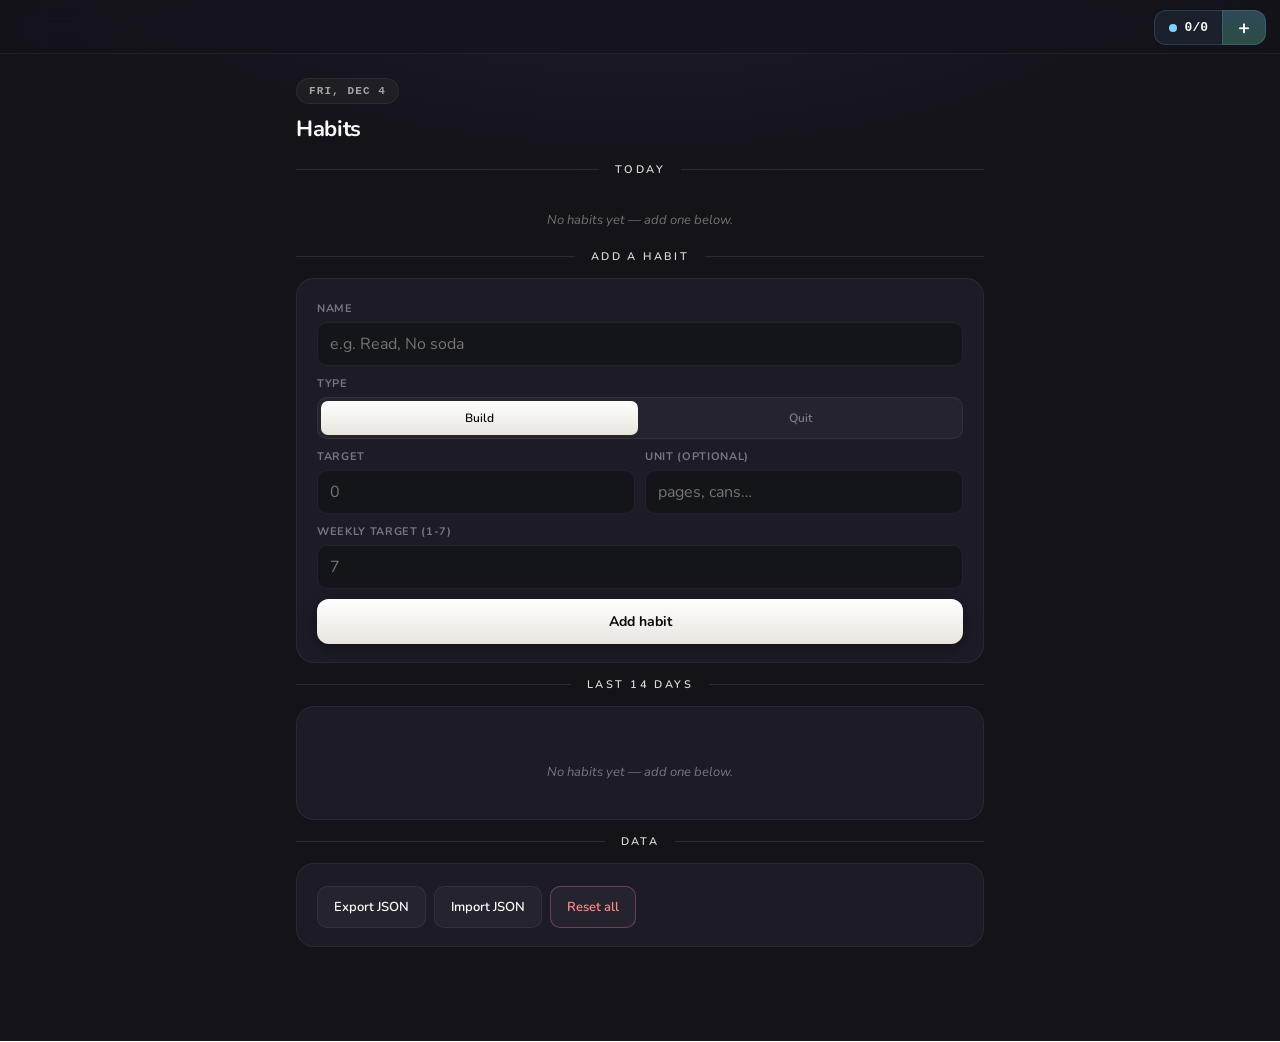
<file: habits.html>
<!--
=====================================================
© 2026 Rowan Thistlebrooke — All Rights Reserved

Personal & Educational Use Only.
You may view and run this code locally for learning.
You may NOT use this code or data in a commercial
product, redistribute it, or republish it as your own.

Unauthorized use may be subject to copyright enforcement.
Contact: rowan.wisere@gmail.com
=====================================================
-->
<!DOCTYPE html>
<html lang="en">
<head>
<meta charset="UTF-8">
<meta name="viewport" content="width=device-width, initial-scale=1, viewport-fit=cover">
<meta name="theme-color" content="#14131a">
<link rel="preconnect" href="https://fonts.googleapis.com">
<link rel="preconnect" href="https://fonts.gstatic.com" crossorigin>
<link href="https://fonts.googleapis.com/css2?family=Nunito:wght@400;500;600;700;800&display=swap" rel="stylesheet">
<title>Habits</title>
<link rel="manifest" href="manifest.json">
<meta name="apple-mobile-web-app-capable" content="yes">
<meta name="apple-mobile-web-app-status-bar-style" content="black-translucent">
<link rel="apple-touch-icon" href="icons/icon-192.png">
<script src="topbar.js" defer></script>
<link rel="stylesheet" href="theme.css">

<style>
* { box-sizing: border-box; }
html, body {
  margin: 0; padding: 0;
  background: radial-gradient(ellipse 90% 50% at 50% -10%, #201e2c 0%, #14131a 55%);
  color: var(--text-1);
  font-family: var(--font);
  -webkit-font-smoothing: antialiased;
  min-height: 100vh;
}
.shell { max-width: 720px; margin: 0 auto; padding: 24px 16px 80px; }

/* ----- Top day pill + header ----- */
.day-pill {
  display: inline-flex; align-items: center; gap: 8px;
  padding: 6px 12px;
  background: rgba(255,255,255,0.04);
  border: 1px solid var(--border);
  border-radius: 999px;
  color: var(--text-2);
  font-family: var(--font-mono);
  font-size: 11px; font-weight: 700; letter-spacing: 0.10em;
  text-transform: uppercase; margin-bottom: 10px;
  -webkit-tap-highlight-color: transparent;
}

.header {
  display: flex; align-items: center; justify-content: space-between;
  margin-bottom: 18px;
}
.title { font-size: 22px; font-weight: 700; letter-spacing: -0.015em; margin: 0; }
.icon-btn {
  width: 38px; height: 38px;
  display: flex; align-items: center; justify-content: center;
  background: rgba(255,255,255,0.04);
  border: 1px solid var(--border);
  border-radius: 10px; color: var(--text-2); cursor: pointer;
  -webkit-tap-highlight-color: transparent;
  transition: background 0.18s, color 0.18s;
}
.icon-btn:hover { background: rgba(255,255,255,0.08); color: var(--text-1); }

/* ----- Eyebrow divider ----- */
.divider {
  display: flex; align-items: center; gap: 16px; margin-bottom: 14px;
}
.divider::before, .divider::after {
  content: ''; flex: 1; height: 1px; background: rgba(255,255,255,0.10);
}
.divider span {
  font-size: 11px; letter-spacing: 0.22em; font-weight: 600;
  color: rgba(255,255,255,0.85);
}

/* ----- Card ----- */
.card {
  background: var(--bg-card);
  border: 1px solid var(--border);
  border-radius: 18px;
  padding: 22px 20px 18px;
  margin-bottom: 14px;
}

/* ----- Habit rows ----- */
.habit-row {
  position: relative; overflow: hidden;
  background: var(--bg-card);
  border: 1px solid var(--border);
  border-radius: 24px;
  padding: 18px 18px 16px;
  margin-bottom: 14px;
  box-shadow: 0 24px 44px -30px var(--glow, transparent);
}
.habit-row .blob {
  position: absolute; top: -34px; right: -34px; width: 96px; height: 96px;
  border-radius: 50%; opacity: 0.16; filter: blur(2px);
  background: var(--glow-color, var(--text-3));
  animation: blob-drift 7s ease-in-out infinite;
}
@keyframes blob-drift {
  0%, 100% { transform: translate(0, 0) scale(1); opacity: 0.16; }
  35%      { transform: translate(-14px, 10px) scale(0.82); opacity: 0.22; }
  70%      { transform: translate(-6px, -8px) scale(1.12); opacity: 0.12; }
}
@media (prefers-reduced-motion: reduce) {
  .habit-row .blob { animation: none; }
}
.habit-top {
  position: relative;
  display: flex; align-items: baseline; justify-content: space-between;
  margin-bottom: 8px; gap: 8px;
}
.habit-name { font-size: 15px; font-weight: 700; }
.habit-type-badge {
  font-size: 9px; font-weight: 800; letter-spacing: 0.10em;
  text-transform: uppercase; padding: 2px 7px; border-radius: 999px;
  color: var(--text-3); border: 1px solid var(--border);
  margin-left: 6px;
}
.habit-value {
  font-size: 12px; color: var(--text-3);
  font-family: var(--font-mono); font-variant-numeric: tabular-nums;
  white-space: nowrap;
}
.habit-top-right { display: flex; align-items: center; gap: 8px; }
.habit-delete-btn {
  background: transparent; border: none; color: var(--text-4);
  font-size: 16px; line-height: 1; cursor: pointer; padding: 2px 4px;
  -webkit-tap-highlight-color: transparent;
}
.habit-delete-btn:hover { color: var(--bad); }

.habit-bar-track {
  position: relative; height: 10px; border-radius: 5px;
  background: rgba(255,255,255,0.04);
  overflow: hidden; margin-bottom: 12px;
}
.habit-bar-fill {
  position: absolute; top: 0; bottom: 0; left: 0;
  border-radius: 5px;
  transition: width 0.3s ease, background 0.3s ease;
}
.habit-bar-fill.met { background: var(--good); }
.habit-bar-fill.progress { background: var(--info); }
.habit-bar-fill.warn { background: var(--bad); }

.habit-checkin { position: relative; display: grid; grid-template-columns: 44px 1fr; gap: 8px; }
.habit-minus-btn {
  background: rgba(255,255,255,0.06);
  border: none; border-radius: 10px;
  color: var(--text-1);
  font-size: 18px; font-weight: 700;
  cursor: pointer;
  -webkit-tap-highlight-color: transparent;
}
.habit-minus-btn:hover { background: rgba(255,255,255,0.10); }
.habit-minus-btn:disabled { opacity: 0.3; cursor: not-allowed; }
.habit-plus-btn {
  background: linear-gradient(180deg, #ffffff 0%, #e8e5dd 100%);
  color: #0a0a0b; border: none; border-radius: 10px;
  font-family: inherit; font-size: 14px; font-weight: 700;
  cursor: pointer;
  -webkit-tap-highlight-color: transparent;
}
.habit-plus-btn:hover { background: #ffffff; }

/* ----- Shared 14-day history table ----- */
.hist-legend { display: flex; flex-wrap: wrap; gap: 12px; margin-bottom: 14px; }
.hist-legend-item { display: flex; align-items: center; gap: 6px; }
.hist-legend-dot { width: 10px; height: 10px; border-radius: 3px; flex-shrink: 0; }
.hist-legend-name { font-size: 12px; color: var(--text-2); }

.hist-row {
  display: flex; align-items: center; gap: 12px;
  padding: 9px 0;
  border-bottom: 1px solid var(--border);
}
.hist-row:last-child { border-bottom: none; }
.hist-row-date {
  width: 62px; flex-shrink: 0;
  font-size: 11px; color: var(--text-3);
  font-family: var(--font-mono);
}
.hist-row-squares { display: flex; gap: 6px; flex-wrap: wrap; }
.hist-sq {
  width: 16px; height: 16px; border-radius: 4px;
  background: rgba(255,255,255,0.04);
  border: 1px solid var(--border);
}

.empty-state {
  text-align: center; font-size: 13px; color: var(--text-3);
  padding: 20px 0; font-style: italic;
}

/* ----- Form fields (add habit) ----- */
.field { display: flex; flex-direction: column; gap: 6px; margin-bottom: 10px; }
.field label {
  font-size: 11px; color: var(--text-3); font-weight: 700;
  letter-spacing: 0.06em; text-transform: uppercase;
}
.field input[type="number"], .field input[type="text"], .field select {
  background: rgba(0,0,0,0.28);
  border: 1px solid var(--border);
  color: var(--text-1);
  font-family: inherit; font-size: 16px;
  padding: 10px 12px; border-radius: 10px; outline: none;
  -moz-appearance: textfield;
}
.field input[type="number"]::-webkit-outer-spin-button,
.field input[type="number"]::-webkit-inner-spin-button { -webkit-appearance: none; margin: 0; }
.field input:focus, .field select:focus {
  border-color: rgba(110,231,183,0.40);
  box-shadow: 0 0 0 2px rgba(110,231,183,0.10);
}
.field-row { display: grid; grid-template-columns: 1fr 1fr; gap: 10px; }
.seg {
  display: flex; gap: 4px;
  background: rgba(255,255,255,0.04);
  border: 1px solid var(--border);
  border-radius: 10px; padding: 3px;
}
.seg button {
  flex: 1; padding: 9px; border: none; background: transparent;
  color: var(--text-3); border-radius: 7px;
  font-family: inherit; font-size: 12px; font-weight: 600; cursor: pointer;
  -webkit-tap-highlight-color: transparent;
}
.seg button.active {
  background: linear-gradient(180deg, #ffffff 0%, #e8e5dd 100%);
  color: #0a0a0b;
}

/* ----- Buttons ----- */
.btn-primary {
  width: 100%; padding: 13px;
  border: none;
  background: linear-gradient(180deg, #ffffff 0%, #e8e5dd 100%);
  color: #0a0a0b; border-radius: 12px;
  font-family: inherit; font-size: 14px; font-weight: 700;
  cursor: pointer;
  box-shadow: inset 0 1px 0 rgba(255,255,255,0.55), 0 4px 14px rgba(0,0,0,0.40);
  -webkit-tap-highlight-color: transparent;
}
.btn-secondary {
  padding: 11px 16px;
  border: 1px solid var(--border);
  background: rgba(255,255,255,0.04);
  color: var(--text-1); border-radius: 10px;
  font-family: inherit; font-size: 13px; font-weight: 600;
  cursor: pointer;
  -webkit-tap-highlight-color: transparent;
}
.btn-secondary:hover { background: rgba(255,255,255,0.10); }

@media (max-width: 480px) {
  .shell { padding: 16px 12px 60px; }
}
</style>
</head>
<body>

<div class="shell">

  <button class="day-pill" id="dayPill" type="button">
    <span id="dayPillLabel">—</span>
  </button>

  <div class="header">
    <h1 class="title">Habits</h1>
  </div>

  <div class="divider"><span>TODAY</span></div>

  <div id="habitsList"></div>

  <div class="divider"><span>ADD A HABIT</span></div>

  <div class="card">
    <div class="field">
      <label>Name</label>
      <input type="text" id="newName" placeholder="e.g. Read, No soda">
    </div>
    <div class="field">
      <label>Type</label>
      <div class="seg" id="newType">
        <button data-t="build" class="active">Build</button>
        <button data-t="quit">Quit</button>
      </div>
    </div>
    <div class="field-row">
      <div class="field">
        <label>Target</label>
        <input type="number" id="newTarget" min="0" step="1" placeholder="0">
      </div>
      <div class="field">
        <label>Unit (optional)</label>
        <input type="text" id="newUnit" placeholder="pages, cans…">
      </div>
    </div>
    <div class="field">
      <label>Weekly target (1-7)</label>
      <input type="number" id="newWeeklyTarget" min="1" max="7" step="1" placeholder="7">
    </div>
    <button class="btn-primary" id="addHabitBtn">Add habit</button>
  </div>

  <div class="divider"><span>LAST 14 DAYS</span></div>

  <div class="card">
    <div class="hist-legend" id="histLegend"></div>
    <div id="histTable"></div>
  </div>

  <div class="divider"><span>DATA</span></div>

  <div class="card">
    <div style="display:flex;gap:8px;flex-wrap:wrap;">
      <button class="btn-secondary" id="exportBtn">Export JSON</button>
      <button class="btn-secondary" id="importBtn">Import JSON</button>
      <button class="btn-secondary" id="resetBtn" style="color:var(--bad);border-color:rgba(255,138,138,0.3)">Reset all</button>
    </div>
    <input type="file" id="importFile" accept=".json" style="display:none">
  </div>

</div>

<script>
(function() {
  const $ = (id) => document.getElementById(id);

  // ============================================================
  // STATE
  // ============================================================
  const LS_KEY = 'habit_tracker_v1';
  function loadState() {
    try {
      const raw = localStorage.getItem(LS_KEY);
      if (raw) return normalize(JSON.parse(raw));
    } catch (e) {}
    return normalize({});
  }
  function normalize(s) {
    s = s || {};
    s.habits = Array.isArray(s.habits) ? s.habits : [];
    s.checkins = (s.checkins && typeof s.checkins === 'object') ? s.checkins : {};
    return s;
  }
  function saveState() {
    try { localStorage.setItem(LS_KEY, JSON.stringify(state)); } catch (e) {}
  }
  let state = loadState();

  function dateKey(d) {
    return d.getFullYear() + '-' + String(d.getMonth()+1).padStart(2,'0') + '-' + String(d.getDate()).padStart(2,'0');
  }
  function todayKey() { return dateKey(new Date()); }

  function todayValue(habitId) {
    return (state.checkins[habitId] || {})[todayKey()] || 0;
  }
  function setTodayValue(habitId, value) {
    if (!state.checkins[habitId]) state.checkins[habitId] = {};
    state.checkins[habitId][todayKey()] = value;
    saveState();
  }

  // ============================================================
  // HABIT LOGIC — must match self-improvement-game's HabitTracker.tsx
  // ============================================================
  function habitMet(habit, value) {
    if (habit.type === 'quit') return value <= habit.target;
    return value >= habit.target;
  }
  function habitProgressPct(habit, value) {
    if (habit.target <= 0) return value > 0 ? 100 : 0;
    return Math.round(Math.min(value / habit.target, 1) * 100);
  }
  function habitBarClass(habit, value, met) {
    if (met) return 'met';
    return habit.type === 'quit' ? 'warn' : 'progress';
  }
  function habitValueLabel(habit, value) {
    const base = value + ' / ' + habit.target;
    return habit.unit ? (base + ' ' + habit.unit) : base;
  }

  // Identity color per habit, gated on habit.id so it stays stable across
  // reorder/delete/import — not derived from array position. Build habits
  // draw from a cool palette (blue/green/purple); quit habits draw from a
  // warm, alarming palette (red/orange — stop-sign association).
  const BUILD_PALETTE = ['#7DD3FC','#6ee7b7','#818cf8','#67e8f9','#93c5fd','#a7f3d0','#c4b5fd','#5eead4'];
  const QUIT_PALETTE  = ['#ff8a8a','#fb923c','#f87171','#f97316','#ef4444','#fdba74','#fca5a5','#fbbf24'];
  function hashStringToIndex(str, mod) {
    let h = 0;
    for (let i = 0; i < str.length; i++) h = (h * 31 + str.charCodeAt(i)) | 0;
    return Math.abs(h) % mod;
  }
  function habitColor(habit) {
    const palette = habit.type === 'quit' ? QUIT_PALETTE : BUILD_PALETTE;
    return palette[hashStringToIndex(habit.id, palette.length)];
  }

  // ============================================================
  // RENDER
  // ============================================================
  function renderDayPill() {
    const d = new Date();
    const dows = ['SUN','MON','TUE','WED','THU','FRI','SAT'];
    const mons = ['JAN','FEB','MAR','APR','MAY','JUN','JUL','AUG','SEP','OCT','NOV','DEC'];
    $('dayPillLabel').textContent = dows[d.getDay()] + ', ' + mons[d.getMonth()] + ' ' + d.getDate();
  }

  function renderHistory() {
    const legend = $('histLegend');
    const table = $('histTable');
    if (!state.habits.length) {
      legend.innerHTML = '';
      table.innerHTML = '<div class="empty-state">No habits yet — add one below.</div>';
      return;
    }
    legend.innerHTML = state.habits.map(habit =>
      '<div class="hist-legend-item">'
      + '<span class="hist-legend-dot" style="background:' + habitColor(habit) + '"></span>'
      + '<span class="hist-legend-name">' + escape(habit.name) + '</span>'
      + '</div>'
    ).join('');

    const dows = ['Sun','Mon','Tue','Wed','Thu','Fri','Sat'];
    let rows = '';
    for (let i = 0; i <= 13; i++) {
      const d = new Date();
      d.setDate(d.getDate() - i);
      const k = dateKey(d);
      const label = dows[d.getDay()] + ' ' + (d.getMonth()+1) + '/' + d.getDate();
      const squares = state.habits.map(habit => {
        const v = (state.checkins[habit.id] || {})[k] || 0;
        const met = habitMet(habit, v);
        const title = habit.name + ' — ' + k + ': ' + v + (habit.unit ? ' ' + habit.unit : '') + ' — ' + (met ? 'met' : 'not met');
        const style = met ? ' style="background:' + habitColor(habit) + ';border-color:' + habitColor(habit) + '"' : '';
        return '<div class="hist-sq" title="' + escape(title) + '"' + style + '></div>';
      }).join('');
      rows += '<div class="hist-row">'
        + '<span class="hist-row-date">' + label + '</span>'
        + '<div class="hist-row-squares">' + squares + '</div>'
        + '</div>';
    }
    table.innerHTML = rows;
  }

  function renderHabits() {
    const list = $('habitsList');
    if (!state.habits.length) {
      list.innerHTML = '<div class="empty-state">No habits yet — add one below.</div>';
      renderHistory();
      return;
    }
    list.innerHTML = state.habits.map(habit => {
      const value = todayValue(habit.id);
      const met = habitMet(habit, value);
      const pct = habitProgressPct(habit, value);
      const barCls = habitBarClass(habit, value, met);
      // Build habits show their assigned color throughout, not just once met;
      // quit habits keep the shared warn-red until met (a warning, not an identity color).
      const showOwnColor = met || habit.type !== 'quit';
      const barStyle = 'width:' + pct + '%' + (showOwnColor ? ';background:' + habitColor(habit) : '');
      const glow = habitColor(habit);
      return '<div class="habit-row" data-id="' + habit.id + '" style="--glow:' + glow + '55;--glow-color:' + glow + '">'
        + '<div class="blob"></div>'
        + '<div class="habit-top">'
        +   '<span class="habit-name">' + escape(habit.name)
        +     '<span class="habit-type-badge">' + (habit.type === 'quit' ? 'Quit' : 'Build') + '</span>'
        +   '</span>'
        +   '<span class="habit-top-right">'
        +     '<span class="habit-value">' + escape(habitValueLabel(habit, value)) + '</span>'
        +     '<button class="habit-delete-btn" data-id="' + habit.id + '" data-name="' + escape(habit.name) + '" aria-label="Delete habit">×</button>'
        +   '</span>'
        + '</div>'
        + '<div class="habit-bar-track">'
        +   '<div class="habit-bar-fill ' + barCls + '" style="' + barStyle + '"></div>'
        + '</div>'
        + '<div class="habit-checkin">'
        +   '<button class="habit-minus-btn" data-id="' + habit.id + '"' + (value <= 0 ? ' disabled' : '') + ' aria-label="Remove one">−</button>'
        +   '<button class="habit-plus-btn" data-id="' + habit.id + '">+1</button>'
        + '</div>'
        + '</div>';
    }).join('');

    list.querySelectorAll('.habit-plus-btn').forEach(btn => {
      btn.addEventListener('click', () => {
        const id = btn.dataset.id;
        setTodayValue(id, todayValue(id) + 1);
        renderHabits();
      });
    });
    list.querySelectorAll('.habit-delete-btn').forEach(btn => {
      btn.addEventListener('click', () => {
        const id = btn.dataset.id;
        if (!confirm('Delete "' + btn.dataset.name + '"? This removes all its check-in history and cannot be undone.')) return;
        state.habits = state.habits.filter(h => h.id !== id);
        delete state.checkins[id];
        saveState();
        renderHabits();
      });
    });
    list.querySelectorAll('.habit-minus-btn').forEach(btn => {
      btn.addEventListener('click', () => {
        const id = btn.dataset.id;
        setTodayValue(id, Math.max(0, todayValue(id) - 1));
        renderHabits();
      });
    });

    renderHistory();
  }

  function renderAll() { renderDayPill(); renderHabits(); }

  // ============================================================
  // ADD HABIT
  // ============================================================
  let newType = 'build';
  $('newType').querySelectorAll('button').forEach(b => {
    b.addEventListener('click', () => {
      newType = b.dataset.t;
      $('newType').querySelectorAll('button').forEach(x => x.classList.remove('active'));
      b.classList.add('active');
    });
  });

  $('addHabitBtn').addEventListener('click', () => {
    const name = $('newName').value.trim();
    const target = Number($('newTarget').value);
    const unit = $('newUnit').value.trim();
    let weeklyTarget = Number($('newWeeklyTarget').value);
    if (!name) { alert('Enter a habit name.'); return; }
    if ($('newTarget').value === '' || isNaN(target)) { alert('Enter a numeric target.'); return; }
    if (!weeklyTarget || weeklyTarget < 1) weeklyTarget = 7;
    if (weeklyTarget > 7) weeklyTarget = 7;

    state.habits.push({
      id: crypto.randomUUID(),
      name: name,
      type: newType,
      target: target,
      unit: unit || null,
      weekly_target: weeklyTarget
    });
    saveState();

    $('newName').value = '';
    $('newTarget').value = '';
    $('newUnit').value = '';
    $('newWeeklyTarget').value = '';
    newType = 'build';
    $('newType').querySelectorAll('button').forEach(x => x.classList.remove('active'));
    $('newType').querySelector('[data-t="build"]').classList.add('active');

    renderHabits();
  });

  // ============================================================
  // EXPORT / IMPORT / RESET
  // ============================================================
  $('exportBtn').addEventListener('click', () => {
    const blob = new Blob([JSON.stringify(state, null, 2)], { type: 'application/json' });
    const url = URL.createObjectURL(blob);
    const a = document.createElement('a');
    a.href = url; a.download = 'habits-data-' + new Date().toISOString().slice(0,10) + '.json';
    a.click(); URL.revokeObjectURL(url);
  });
  $('importBtn').addEventListener('click', () => $('importFile').click());
  $('importFile').addEventListener('change', e => {
    const f = e.target.files[0]; if (!f) return;
    const r = new FileReader();
    r.onload = () => {
      try {
        const parsed = JSON.parse(r.result);
        if (!confirm('Replace ALL current habit data with the imported file?')) return;
        state = normalize(parsed);
        saveState(); renderAll();
      } catch (err) { alert('Import failed: ' + err.message); }
    };
    r.readAsText(f);
  });
  $('resetBtn').addEventListener('click', () => {
    if (!confirm('Wipe ALL habits and check-ins? This cannot be undone.')) return;
    localStorage.removeItem(LS_KEY);
    state = loadState();
    renderAll();
  });

  function escape(s) {
    return String(s == null ? '' : s).replace(/[&<>"']/g, c => ({'&':'&amp;','<':'&lt;','>':'&gt;','"':'&quot;',"'":'&#39;'}[c]));
  }

  // BOOT
  renderAll();
})();
</script>

</body>
</html>
</file>
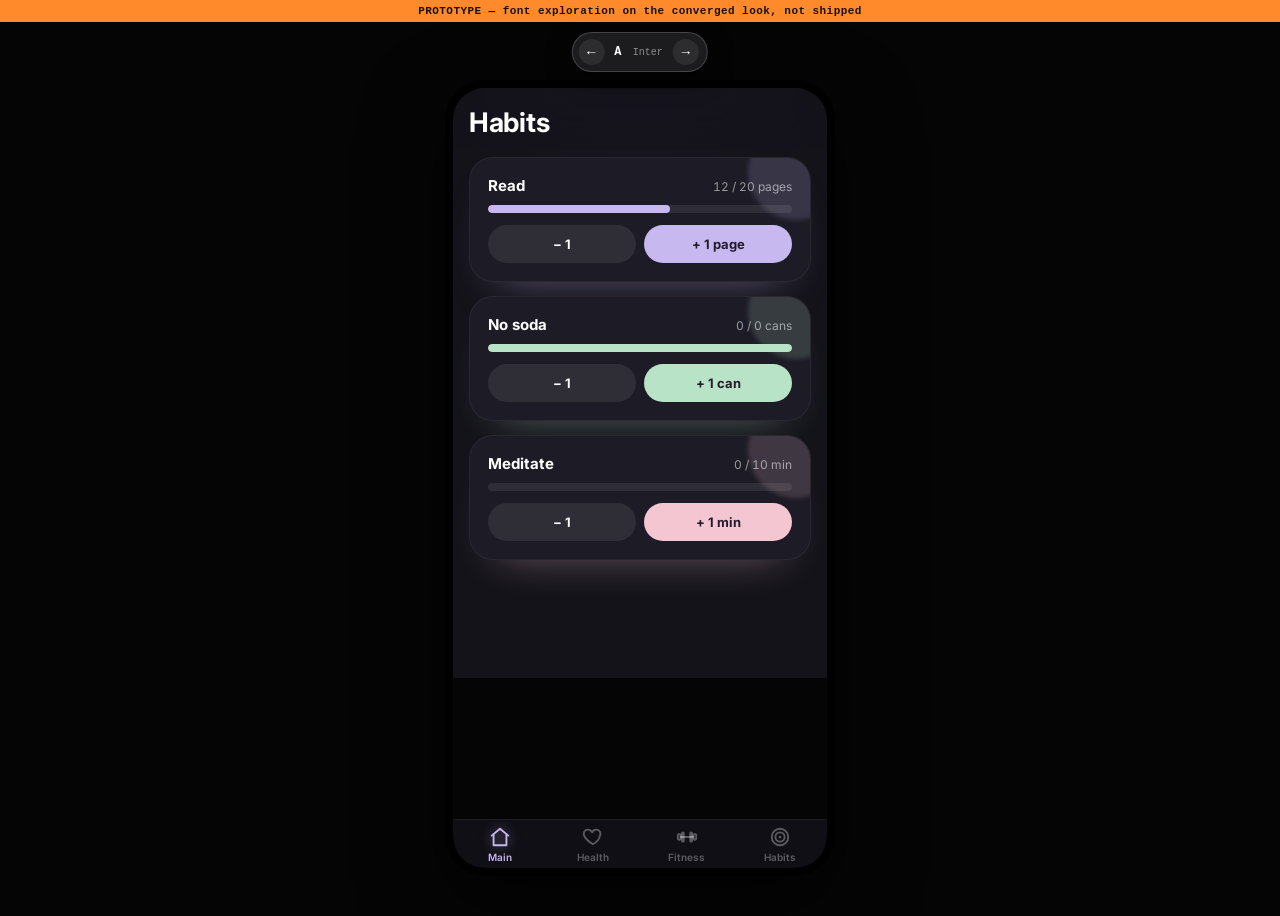
<file: habits.mobile-shell.prototype.html>
<!--
PROTOTYPE — throwaway. Not linked from any real page, not shipped.
Round 5: typeface exploration. Shell + content style + tab-bar icons
are converged (round 4). This round only swaps the font-family across
four candidates so the look can be judged with real type, not the
system default. Switchable via ?variant=A|B|C|D (default A).

Once a font is picked: fold it into habits.html (and the shared parts
into topbar.js), add the Google Fonts <link> if a webfont was chosen,
then delete this file (keep it on a throwaway branch as the
source-of-record for the decision).
-->
<!DOCTYPE html>
<html lang="en">
<head>
<meta charset="UTF-8">
<meta name="viewport" content="width=device-width, initial-scale=1, viewport-fit=cover">
<title>PROTOTYPE — font exploration</title>
<link rel="preconnect" href="https://fonts.googleapis.com">
<link rel="preconnect" href="https://fonts.gstatic.com" crossorigin>
<link href="https://fonts.googleapis.com/css2?family=Inter:wght@400;600;700;800&family=Poppins:wght@400;600;700;800&family=Nunito:wght@400;600;700;800&family=Manrope:wght@400;600;700;800&display=swap" rel="stylesheet">
<style>
  * { box-sizing: border-box; -webkit-tap-highlight-color: transparent; }
  html, body { margin: 0; padding: 0; background: #050506; color: #fff; min-height: 100vh; }

  .proto-banner {
    position: fixed; top: 0; left: 0; right: 0; z-index: 1000;
    background: #ff8a2b; color: #1a0f00;
    font-family: ui-monospace, monospace; font-size: 11px; font-weight: 700;
    text-align: center; padding: 5px 8px; letter-spacing: 0.04em;
  }
  .proto-switcher {
    position: fixed; top: 32px; left: 50%; transform: translateX(-50%);
    z-index: 1000;
    display: flex; align-items: center; gap: 10px;
    background: #1c1c1f; border: 1px solid rgba(255,255,255,0.18);
    border-radius: 999px; padding: 6px 8px 6px 6px;
    box-shadow: 0 8px 24px rgba(0,0,0,0.5);
    font-family: ui-monospace, monospace; font-size: 12px;
  }
  .proto-switcher button.arrow {
    width: 26px; height: 26px; border-radius: 50%;
    background: rgba(255,255,255,0.08); border: none; color: #fff;
    cursor: pointer; font-size: 14px; line-height: 1;
  }
  .proto-switcher button.arrow:hover { background: rgba(255,255,255,0.18); }
  .proto-switcher .label { color: #fff; font-weight: 700; white-space: nowrap; }
  .proto-switcher .label small { color: rgba(255,255,255,0.5); font-weight: 400; margin-left: 4px; }
  .proto-stage { display: flex; justify-content: center; padding: 80px 16px 40px; min-height: 100vh; }
  .phone {
    width: 390px; max-width: 100%; min-height: 780px;
    border-radius: 40px; border: 8px solid #000; overflow: hidden;
    position: relative; box-shadow: 0 30px 80px rgba(0,0,0,0.6);
  }
  .screen { position: relative; height: 780px; overflow-y: auto; }

  /* ============================================================
     Converged shell + content style (round 4), font swapped per variant
     ============================================================ */
  .v {
    --bg: #14131a; --card: #1d1c26; --ink2: rgba(255,255,255,0.55); --ink3: rgba(255,255,255,0.32);
    --lilac: #c7b8f0; --sage: #b9e3c6; --rose: #f3c6d1;
    background: radial-gradient(ellipse 90% 50% at 50% -10%, #201e2c 0%, var(--bg) 55%);
    color: #fff;
  }
  .v.f-inter   { font-family: 'Inter', -apple-system, sans-serif; }
  .v.f-poppins { font-family: 'Poppins', -apple-system, sans-serif; }
  .v.f-nunito  { font-family: 'Nunito', -apple-system, sans-serif; }
  .v.f-manrope { font-family: 'Manrope', -apple-system, sans-serif; }

  .shell-topbar {
    position: sticky; top: 0; z-index: 5;
    padding: max(14px, env(safe-area-inset-top)) 16px 10px;
    background: rgba(20,19,26,0.75);
    backdrop-filter: blur(20px) saturate(180%);
    -webkit-backdrop-filter: blur(20px) saturate(180%);
  }
  .title { font-size: 27px; font-weight: 700; letter-spacing: -0.01em; margin: 4px 0 0; }
  .content { padding: 8px 16px 104px; }

  .gcard {
    background: var(--card); border-radius: 24px; padding: 18px; margin-bottom: 14px;
    border: 1px solid rgba(255,255,255,0.05);
    position: relative; overflow: hidden;
    box-shadow: 0 24px 44px -30px var(--glow, transparent);
  }
  .gcard .blob {
    position: absolute; top: -34px; right: -34px; width: 96px; height: 96px;
    border-radius: 50%; opacity: 0.16; filter: blur(2px);
    animation: blob-drift 7s ease-in-out infinite;
  }
  .gcard.tone-lilac { --glow: rgba(199,184,240,0.5); }
  .gcard.tone-lilac .blob { background: var(--lilac); animation-delay: 0s; }
  .gcard.tone-sage { --glow: rgba(185,227,198,0.45); }
  .gcard.tone-sage .blob { background: var(--sage); animation-delay: -2.3s; }
  .gcard.tone-rose { --glow: rgba(243,198,209,0.45); }
  .gcard.tone-rose .blob { background: var(--rose); animation-delay: -4.6s; }
  @keyframes blob-drift {
    0%, 100% { transform: translate(0, 0) scale(1); opacity: 0.16; }
    35%      { transform: translate(-14px, 10px) scale(0.82); opacity: 0.22; }
    70%      { transform: translate(-6px, -8px) scale(1.12); opacity: 0.12; }
  }
  @media (prefers-reduced-motion: reduce) { .gcard .blob { animation: none; } }

  .gtop { display: flex; align-items: baseline; justify-content: space-between; margin-bottom: 10px; position: relative; }
  .gname { font-size: 15px; font-weight: 700; }
  .gval { font-size: 12px; color: var(--ink2); font-variant-numeric: tabular-nums; }
  .gtrack { height: 8px; border-radius: 5px; background: rgba(255,255,255,0.08); overflow: hidden; margin-bottom: 12px; position: relative; }
  .gfill { height: 100%; border-radius: 5px; }
  .gbtns { display: flex; gap: 8px; position: relative; }
  .gbtn { flex: 1; padding: 11px; border: none; border-radius: 999px; font-size: 13px; font-weight: 700; cursor: pointer; font-family: inherit; }
  .gbtn.minus { background: rgba(255,255,255,0.08); color: #fff; }
  .gbtn.plus { color: #241c2e; }
  .gbtn.plus.lilac { background: var(--lilac); }
  .gbtn.plus.sage { background: var(--sage); }
  .gbtn.plus.rose { background: var(--rose); }

  .shell-tabbar {
    position: absolute; left: 0; right: 0; bottom: 0; z-index: 10;
    display: flex;
    height: calc(49px + env(safe-area-inset-bottom));
    padding-bottom: env(safe-area-inset-bottom);
    background: rgba(20,19,26,0.82);
    backdrop-filter: blur(20px) saturate(180%);
    -webkit-backdrop-filter: blur(20px) saturate(180%);
    border-top: 1px solid rgba(255,255,255,0.06);
  }
  .shell-tab {
    flex: 1; display: flex; flex-direction: column; align-items: center; justify-content: center;
    gap: 3px; font-size: 10px; font-weight: 600; min-height: 44px;
    color: var(--ink3); font-family: inherit;
  }
  .shell-tab svg { width: 22px; height: 22px; stroke: currentColor; }
  .shell-tab.active { color: var(--lilac); }
  .shell-tab.active svg { filter: drop-shadow(0 0 6px rgba(199,184,240,0.55)); }

  [data-variant] { display: none; }
  [data-variant].is-active { display: block; }
</style>
</head>
<body>

<div class="proto-banner">PROTOTYPE — font exploration on the converged look, not shipped</div>
<div class="proto-switcher">
  <button class="arrow" id="protoPrev">&#8592;</button>
  <span class="label" id="protoLabel">A <small>Inter</small></span>
  <button class="arrow" id="protoNext">&#8594;</button>
</div>

<div class="proto-stage">
  <div class="phone">
    <div class="screen">

      <!-- One shared markup block, font swapped by toggling the wrapper class per variant -->
      <div data-variant="A"><div class="v f-inter">
        <div class="shell-topbar"><h1 class="title">Habits</h1></div>
        <div class="content">
          <div class="gcard tone-lilac"><div class="blob"></div>
            <div class="gtop"><span class="gname">Read</span><span class="gval">12 / 20 pages</span></div>
            <div class="gtrack"><div class="gfill" style="width:60%;background:#c7b8f0"></div></div>
            <div class="gbtns"><button class="gbtn minus">&minus; 1</button><button class="gbtn plus lilac">+ 1 page</button></div>
          </div>
          <div class="gcard tone-sage"><div class="blob"></div>
            <div class="gtop"><span class="gname">No soda</span><span class="gval">0 / 0 cans</span></div>
            <div class="gtrack"><div class="gfill" style="width:100%;background:#b9e3c6"></div></div>
            <div class="gbtns"><button class="gbtn minus">&minus; 1</button><button class="gbtn plus sage">+ 1 can</button></div>
          </div>
          <div class="gcard tone-rose"><div class="blob"></div>
            <div class="gtop"><span class="gname">Meditate</span><span class="gval">0 / 10 min</span></div>
            <div class="gtrack"><div class="gfill" style="width:0%;background:#f3c6d1"></div></div>
            <div class="gbtns"><button class="gbtn minus">&minus; 1</button><button class="gbtn plus rose">+ 1 min</button></div>
          </div>
        </div>
        <div class="shell-tabbar">
          <div class="shell-tab active"><svg viewBox="0 0 24 24" fill="none" stroke-width="2" stroke-linecap="round" stroke-linejoin="round"><path d="M3 10.5 12 3l9 7.5"/><path d="M5 9.5V21h14V9.5"/></svg>Main</div>
          <div class="shell-tab"><svg viewBox="0 0 24 24" fill="none" stroke-width="2" stroke-linecap="round" stroke-linejoin="round"><path d="M12 20s-7-4.35-9.5-9.09C.94 7.6 2.6 4 6.2 4c2.13 0 3.9 1.19 4.8 3 .9-1.81 2.67-3 4.8-3 3.6 0 5.26 3.6 3.7 6.91C19 15.65 12 20 12 20z"/></svg>Health</div>
          <div class="shell-tab"><svg viewBox="0 0 24 24" fill="none" stroke-width="2" stroke-linecap="round" stroke-linejoin="round"><rect x="2" y="9" width="3" height="6" rx="1"/><rect x="19" y="9" width="3" height="6" rx="1"/><line x1="5" y1="12" x2="19" y2="12"/><rect x="6.5" y="7" width="2" height="10" rx="1"/><rect x="15.5" y="7" width="2" height="10" rx="1"/></svg>Fitness</div>
          <div class="shell-tab"><svg viewBox="0 0 24 24" fill="none" stroke-width="2"><circle cx="12" cy="12" r="9"/><circle cx="12" cy="12" r="5"/><circle cx="12" cy="12" r="1.4" fill="currentColor" stroke="none"/></svg>Habits</div>
        </div>
      </div></div>

      <div data-variant="B"><div class="v f-poppins">
        <div class="shell-topbar"><h1 class="title">Habits</h1></div>
        <div class="content">
          <div class="gcard tone-lilac"><div class="blob"></div>
            <div class="gtop"><span class="gname">Read</span><span class="gval">12 / 20 pages</span></div>
            <div class="gtrack"><div class="gfill" style="width:60%;background:#c7b8f0"></div></div>
            <div class="gbtns"><button class="gbtn minus">&minus; 1</button><button class="gbtn plus lilac">+ 1 page</button></div>
          </div>
          <div class="gcard tone-sage"><div class="blob"></div>
            <div class="gtop"><span class="gname">No soda</span><span class="gval">0 / 0 cans</span></div>
            <div class="gtrack"><div class="gfill" style="width:100%;background:#b9e3c6"></div></div>
            <div class="gbtns"><button class="gbtn minus">&minus; 1</button><button class="gbtn plus sage">+ 1 can</button></div>
          </div>
          <div class="gcard tone-rose"><div class="blob"></div>
            <div class="gtop"><span class="gname">Meditate</span><span class="gval">0 / 10 min</span></div>
            <div class="gtrack"><div class="gfill" style="width:0%;background:#f3c6d1"></div></div>
            <div class="gbtns"><button class="gbtn minus">&minus; 1</button><button class="gbtn plus rose">+ 1 min</button></div>
          </div>
        </div>
        <div class="shell-tabbar">
          <div class="shell-tab active"><svg viewBox="0 0 24 24" fill="none" stroke-width="2" stroke-linecap="round" stroke-linejoin="round"><path d="M3 10.5 12 3l9 7.5"/><path d="M5 9.5V21h14V9.5"/></svg>Main</div>
          <div class="shell-tab"><svg viewBox="0 0 24 24" fill="none" stroke-width="2" stroke-linecap="round" stroke-linejoin="round"><path d="M12 20s-7-4.35-9.5-9.09C.94 7.6 2.6 4 6.2 4c2.13 0 3.9 1.19 4.8 3 .9-1.81 2.67-3 4.8-3 3.6 0 5.26 3.6 3.7 6.91C19 15.65 12 20 12 20z"/></svg>Health</div>
          <div class="shell-tab"><svg viewBox="0 0 24 24" fill="none" stroke-width="2" stroke-linecap="round" stroke-linejoin="round"><rect x="2" y="9" width="3" height="6" rx="1"/><rect x="19" y="9" width="3" height="6" rx="1"/><line x1="5" y1="12" x2="19" y2="12"/><rect x="6.5" y="7" width="2" height="10" rx="1"/><rect x="15.5" y="7" width="2" height="10" rx="1"/></svg>Fitness</div>
          <div class="shell-tab"><svg viewBox="0 0 24 24" fill="none" stroke-width="2"><circle cx="12" cy="12" r="9"/><circle cx="12" cy="12" r="5"/><circle cx="12" cy="12" r="1.4" fill="currentColor" stroke="none"/></svg>Habits</div>
        </div>
      </div></div>

      <div data-variant="C"><div class="v f-nunito">
        <div class="shell-topbar"><h1 class="title">Habits</h1></div>
        <div class="content">
          <div class="gcard tone-lilac"><div class="blob"></div>
            <div class="gtop"><span class="gname">Read</span><span class="gval">12 / 20 pages</span></div>
            <div class="gtrack"><div class="gfill" style="width:60%;background:#c7b8f0"></div></div>
            <div class="gbtns"><button class="gbtn minus">&minus; 1</button><button class="gbtn plus lilac">+ 1 page</button></div>
          </div>
          <div class="gcard tone-sage"><div class="blob"></div>
            <div class="gtop"><span class="gname">No soda</span><span class="gval">0 / 0 cans</span></div>
            <div class="gtrack"><div class="gfill" style="width:100%;background:#b9e3c6"></div></div>
            <div class="gbtns"><button class="gbtn minus">&minus; 1</button><button class="gbtn plus sage">+ 1 can</button></div>
          </div>
          <div class="gcard tone-rose"><div class="blob"></div>
            <div class="gtop"><span class="gname">Meditate</span><span class="gval">0 / 10 min</span></div>
            <div class="gtrack"><div class="gfill" style="width:0%;background:#f3c6d1"></div></div>
            <div class="gbtns"><button class="gbtn minus">&minus; 1</button><button class="gbtn plus rose">+ 1 min</button></div>
          </div>
        </div>
        <div class="shell-tabbar">
          <div class="shell-tab active"><svg viewBox="0 0 24 24" fill="none" stroke-width="2" stroke-linecap="round" stroke-linejoin="round"><path d="M3 10.5 12 3l9 7.5"/><path d="M5 9.5V21h14V9.5"/></svg>Main</div>
          <div class="shell-tab"><svg viewBox="0 0 24 24" fill="none" stroke-width="2" stroke-linecap="round" stroke-linejoin="round"><path d="M12 20s-7-4.35-9.5-9.09C.94 7.6 2.6 4 6.2 4c2.13 0 3.9 1.19 4.8 3 .9-1.81 2.67-3 4.8-3 3.6 0 5.26 3.6 3.7 6.91C19 15.65 12 20 12 20z"/></svg>Health</div>
          <div class="shell-tab"><svg viewBox="0 0 24 24" fill="none" stroke-width="2" stroke-linecap="round" stroke-linejoin="round"><rect x="2" y="9" width="3" height="6" rx="1"/><rect x="19" y="9" width="3" height="6" rx="1"/><line x1="5" y1="12" x2="19" y2="12"/><rect x="6.5" y="7" width="2" height="10" rx="1"/><rect x="15.5" y="7" width="2" height="10" rx="1"/></svg>Fitness</div>
          <div class="shell-tab"><svg viewBox="0 0 24 24" fill="none" stroke-width="2"><circle cx="12" cy="12" r="9"/><circle cx="12" cy="12" r="5"/><circle cx="12" cy="12" r="1.4" fill="currentColor" stroke="none"/></svg>Habits</div>
        </div>
      </div></div>

      <div data-variant="D"><div class="v f-manrope">
        <div class="shell-topbar"><h1 class="title">Habits</h1></div>
        <div class="content">
          <div class="gcard tone-lilac"><div class="blob"></div>
            <div class="gtop"><span class="gname">Read</span><span class="gval">12 / 20 pages</span></div>
            <div class="gtrack"><div class="gfill" style="width:60%;background:#c7b8f0"></div></div>
            <div class="gbtns"><button class="gbtn minus">&minus; 1</button><button class="gbtn plus lilac">+ 1 page</button></div>
          </div>
          <div class="gcard tone-sage"><div class="blob"></div>
            <div class="gtop"><span class="gname">No soda</span><span class="gval">0 / 0 cans</span></div>
            <div class="gtrack"><div class="gfill" style="width:100%;background:#b9e3c6"></div></div>
            <div class="gbtns"><button class="gbtn minus">&minus; 1</button><button class="gbtn plus sage">+ 1 can</button></div>
          </div>
          <div class="gcard tone-rose"><div class="blob"></div>
            <div class="gtop"><span class="gname">Meditate</span><span class="gval">0 / 10 min</span></div>
            <div class="gtrack"><div class="gfill" style="width:0%;background:#f3c6d1"></div></div>
            <div class="gbtns"><button class="gbtn minus">&minus; 1</button><button class="gbtn plus rose">+ 1 min</button></div>
          </div>
        </div>
        <div class="shell-tabbar">
          <div class="shell-tab active"><svg viewBox="0 0 24 24" fill="none" stroke-width="2" stroke-linecap="round" stroke-linejoin="round"><path d="M3 10.5 12 3l9 7.5"/><path d="M5 9.5V21h14V9.5"/></svg>Main</div>
          <div class="shell-tab"><svg viewBox="0 0 24 24" fill="none" stroke-width="2" stroke-linecap="round" stroke-linejoin="round"><path d="M12 20s-7-4.35-9.5-9.09C.94 7.6 2.6 4 6.2 4c2.13 0 3.9 1.19 4.8 3 .9-1.81 2.67-3 4.8-3 3.6 0 5.26 3.6 3.7 6.91C19 15.65 12 20 12 20z"/></svg>Health</div>
          <div class="shell-tab"><svg viewBox="0 0 24 24" fill="none" stroke-width="2" stroke-linecap="round" stroke-linejoin="round"><rect x="2" y="9" width="3" height="6" rx="1"/><rect x="19" y="9" width="3" height="6" rx="1"/><line x1="5" y1="12" x2="19" y2="12"/><rect x="6.5" y="7" width="2" height="10" rx="1"/><rect x="15.5" y="7" width="2" height="10" rx="1"/></svg>Fitness</div>
          <div class="shell-tab"><svg viewBox="0 0 24 24" fill="none" stroke-width="2"><circle cx="12" cy="12" r="9"/><circle cx="12" cy="12" r="5"/><circle cx="12" cy="12" r="1.4" fill="currentColor" stroke="none"/></svg>Habits</div>
        </div>
      </div></div>

    </div>
  </div>
</div>

<script>
(function() {
  var variants = ['A', 'B', 'C', 'D'];
  var names = { A: 'Inter', B: 'Poppins', C: 'Nunito', D: 'Manrope' };
  var params = new URLSearchParams(location.search);
  var current = variants.indexOf((params.get('variant') || 'A').toUpperCase());
  if (current < 0) current = 0;

  function render() {
    var key = variants[current];
    document.querySelectorAll('[data-variant]').forEach(function(el) {
      el.classList.toggle('is-active', el.getAttribute('data-variant') === key);
    });
    document.getElementById('protoLabel').innerHTML = key + ' <small>' + names[key] + '</small>';
    var url = new URL(location.href);
    url.searchParams.set('variant', key);
    history.replaceState(null, '', url);
  }
  function move(delta) {
    current = (current + delta + variants.length) % variants.length;
    render();
  }
  document.getElementById('protoPrev').addEventListener('click', function() { move(-1); });
  document.getElementById('protoNext').addEventListener('click', function() { move(1); });
  document.addEventListener('keydown', function(e) {
    var t = e.target;
    if (t && (t.tagName === 'INPUT' || t.tagName === 'TEXTAREA' || t.isContentEditable)) return;
    if (e.key === 'ArrowLeft') move(-1);
    if (e.key === 'ArrowRight') move(1);
  });
  render();
})();
</script>

</body>
</html>
</file>
<file: theme.css>
/* Shared design tokens for the dark-pastel visual system.
   Tokens only — no component classes. See docs/adr/0001-theme-css-tokens-only.md */
:root {
  --bg: #14131a;
  --bg-card: #1d1c26;
  --text-1: #ffffff;
  --text-2: rgba(255,255,255,0.6);
  --text-3: rgba(255,255,255,0.4);
  --text-4: rgba(255,255,255,0.25);
  --border: rgba(255,255,255,0.06);
  --border-strong: rgba(255,255,255,0.14);
  --good: #6ee7b7;
  --warn: #fbbf24;
  --bad: #ff8a8a;
  --info: #7DD3FC;
  --font: 'Nunito', -apple-system, BlinkMacSystemFont, 'Segoe UI', Roboto, sans-serif;
  --font-mono: ui-monospace, SF Mono, Menlo, Consolas, monospace;
}
</file>
